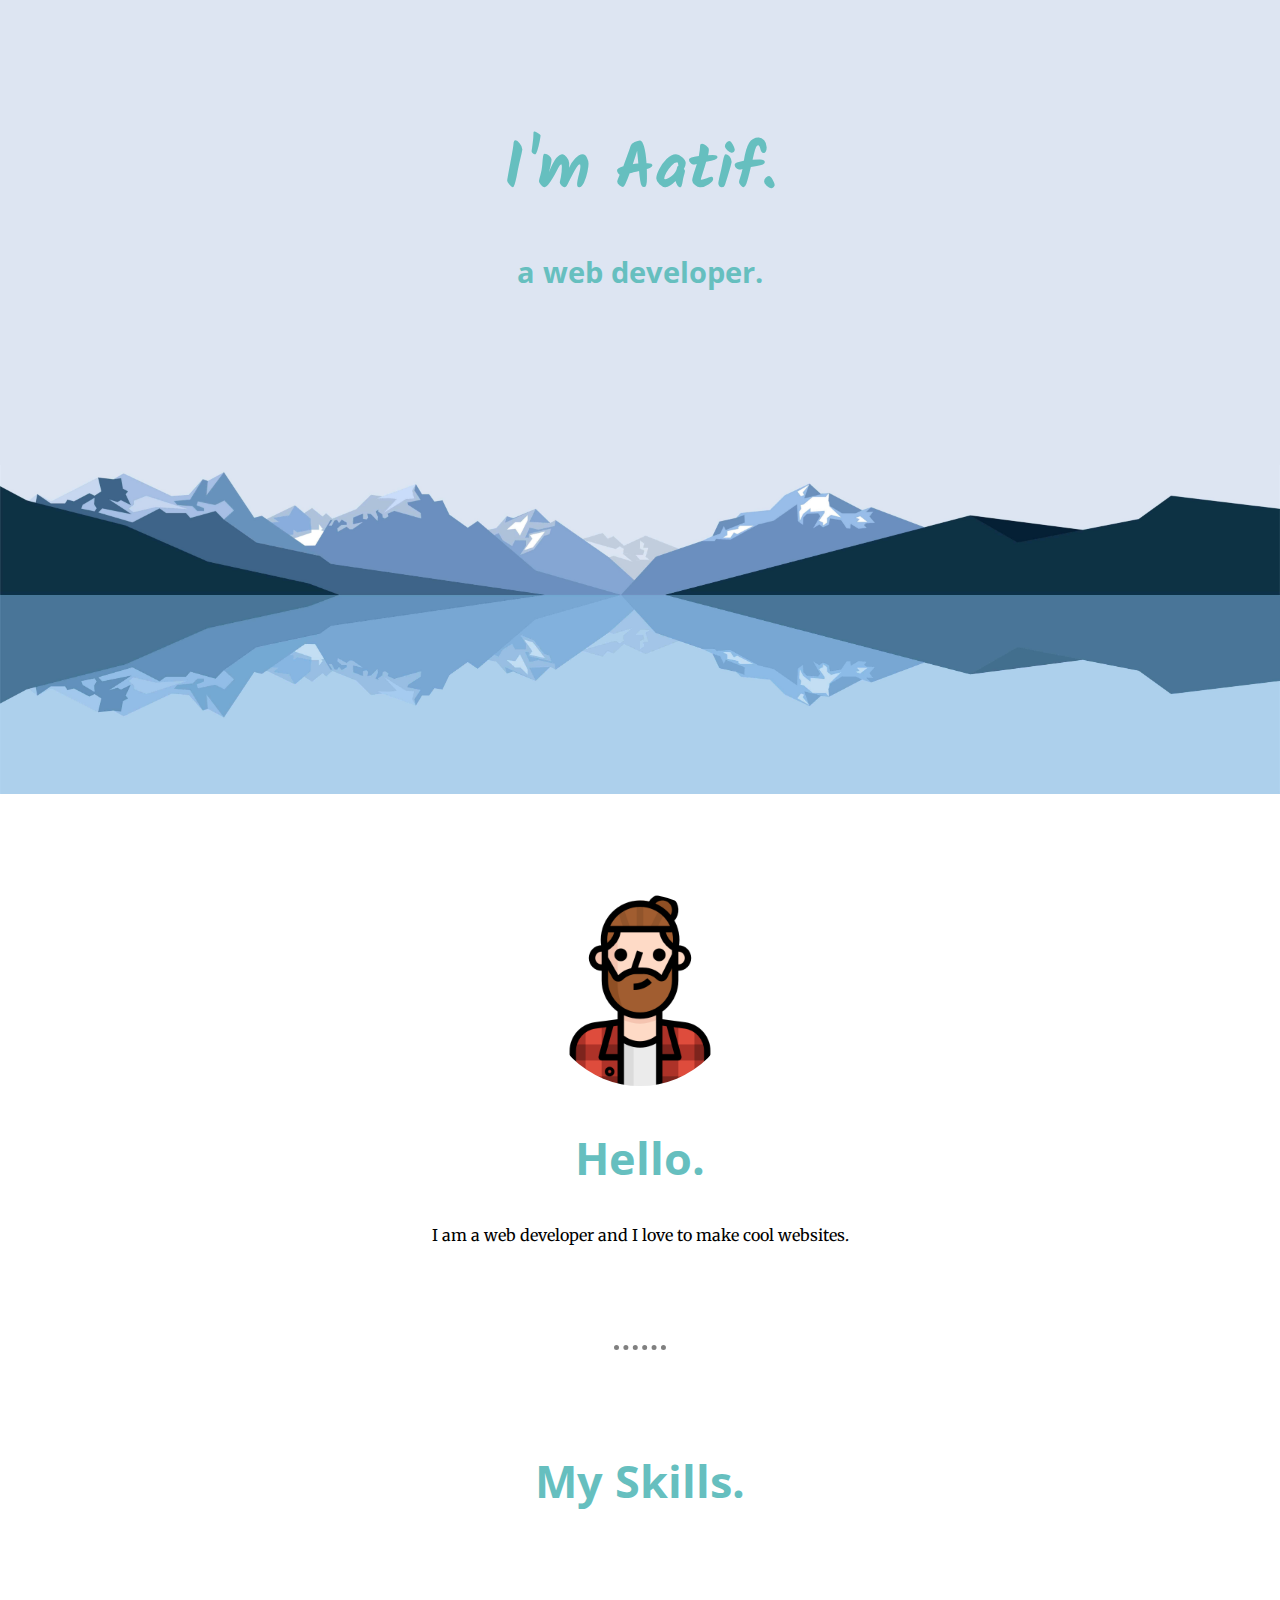
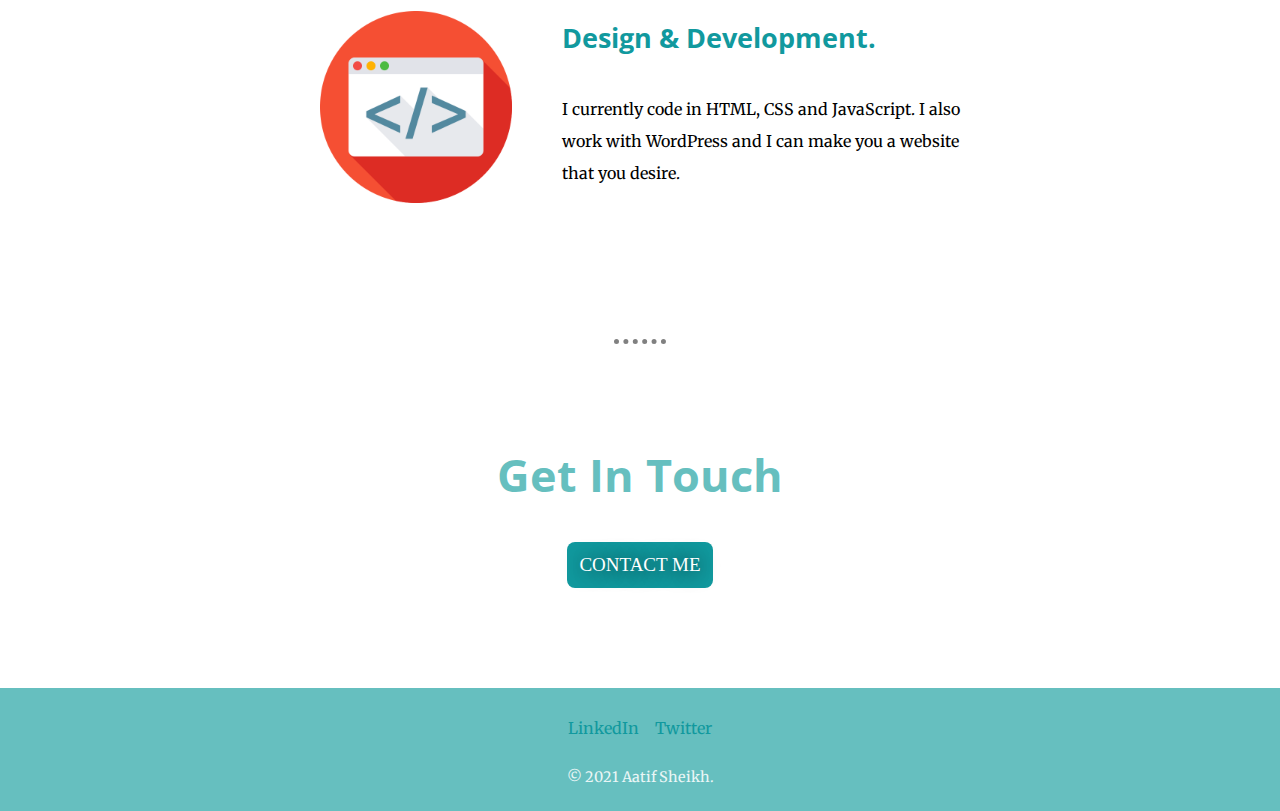
<file: index.html>
<!DOCTYPE html>
<html>
  <head>
    <meta charset="UTF-8">
    <title>Aatif Sheikh</title>
    <link rel="stylesheet" href="CSS/styles.css">
    <link rel="icon" href="favicon.ico">
    <link rel="preconnect" href="https://fonts.gstatic.com">
    <link href="https://fonts.googleapis.com/css2?family=Merriweather:wght@300&family=Montserrat:wght@100&family=Open+Sans+Condensed:wght@300&display=swap" rel="stylesheet">
    <link rel="preconnect" href="https://fonts.gstatic.com">
    <link href="https://fonts.googleapis.com/css2?family=Kalam:wght@300&display=swap" rel="stylesheet">
  </head>
  <body>
    <div class="top_container">
      <h1>I'm Aatif.</h1>
      <h2>a web developer.</h2>
      <img class="mountain" src="images/mountain.jpg" alt="mountain-img" style="max-width: 100%;">
    </div>
    <div class="middle_container">
      <div class="profile">
        <img class="profile_img" src="images/profile.png" alt="profile-img">
        <h2>Hello.</h2>
        <p>I am a web developer and I love to make cool websites.</p>
      </div>
      <hr>
      <div class="skills">
        <h2>My Skills.</h2>
        <div class="skill_row">
          <img class="skill_img" src="images/computer.png" alt="computer-img">
          <h3>Design & Development.</h3>
          <p class="skill_text">I currently code in HTML, CSS and JavaScript. I also work with WordPress and I can make you a website that you desire.</p>
        </div>
      </div>

      <hr >
      <div class="contact_me">
        <h2>Get In Touch</h2>
        <a class="btn" href="mailto:aatifsheikh707@gmail.com">CONTACT ME</a>
      </div>
    </div>
    
    
    <div class="bottom_container">
      <div>
        <a class="footer_link" href="https://www.linkedin.com/in/aatif-sheikh-660493203/">LinkedIn</a>
        <a class="footer_link" href="https://twitter.com/aatifsheikh707">Twitter</a>
        <p class="cc">© 2021 Aatif Sheikh.</p>
      </div>
    </div>
    
  </body>
</html>
</file>
<file: CSS/styles.css>
body {
  margin: 0%;
  text-align: center;
  font-family: 'Merriweather', serif;
}

h1 {
  font-family: 'Kalam', cursive;
  font-size: 4.0rem;
  color: #66BFBF;
  margin-top: 0;
  padding-top: 120px;
  margin-bottom: 30px;
}

h2 {
  font-family: 'Open Sans Condensed', sans-serif;
  font-size: 2.8rem;
  color: #66BFBF;
}

h3 {
  font-family: 'Open Sans Condensed', sans-serif;
  color: #11999E;
  font-size: 1.7rem;
}

a {
  color: #11999E;
  font-family: 'Merriweather', serif;
  text-decoration: none;
  margin: 0 6px;
}

a:hover{
  color: #EAF6F6;
}

.top_container {
  background-color: #DDE5F2;
  margin-bottom: 0;
}

.middle_container {
  margin: 50px auto 50px auto;
}

.bottom_container {
  background-color: #66BFBF;
  padding-top: 30px;
  padding-bottom: 10px;
  color: #EAF6F6;
  font-family: 'Merriweather', serif;
}
.top_container h2 {
  font-size: 1.8rem;
  font-weight: bold;
  padding-bottom: 150px;
  margin-top: 0;
}


.cc{
  padding-top: 30px;
  font-size: 0.9rem;
  margin-top: 0;
  word-spacing: normal;
}





.skill_row {
  width: 50%;
  margin: 100px auto 150px auto;
  text-align: left;
  line-height: 2;

}

.skill_img {
  width: 30%;
  float: left;
  margin-right: 50px;
}

.profile_img {
  width: 15%;
  border-radius: 50%;
}

hr {
  border-style: dotted none none none;
  border-width: 5px;
  border-color: gray;
  width: 4%;
}

.profile {
  margin: 100px auto 100px auto;
}

.skills {
  margin-top: 100px;
}

.btn {
  -webkit-border-radius: 8px;
  -moz-border-radius: 8px;
  border-radius: 8px;
  color: #FFFFFF;
  font-family: Brush Script MT;
  font-size: 19px;
  font-weight: 100;
  padding: 12px;
  background-color: #11999E;
  -webkit-box-shadow: 0 0 0 0 #000000;
  -moz-box-shadow: 0 0 0 0 #000000;
  box-shadow: 0 0 0 0 #000000;
  text-shadow: 1px 1px 20px #000000;
  border: solid #337FED 0;
  text-decoration: none;
  display: inline-block;
  cursor: pointer;
  text-align: center;
}

.btn:hover {
  background: #66BFBF;
  border: solid #11999E 1px;
  -webkit-border-radius: 20px;
  -moz-border-radius: 20px;
  border-radius: 20px;
  text-decoration: none;
}

.contact_me {
  margin: 100px auto 100px auto;
}

.mountain {
  display: block;
}
</file>
